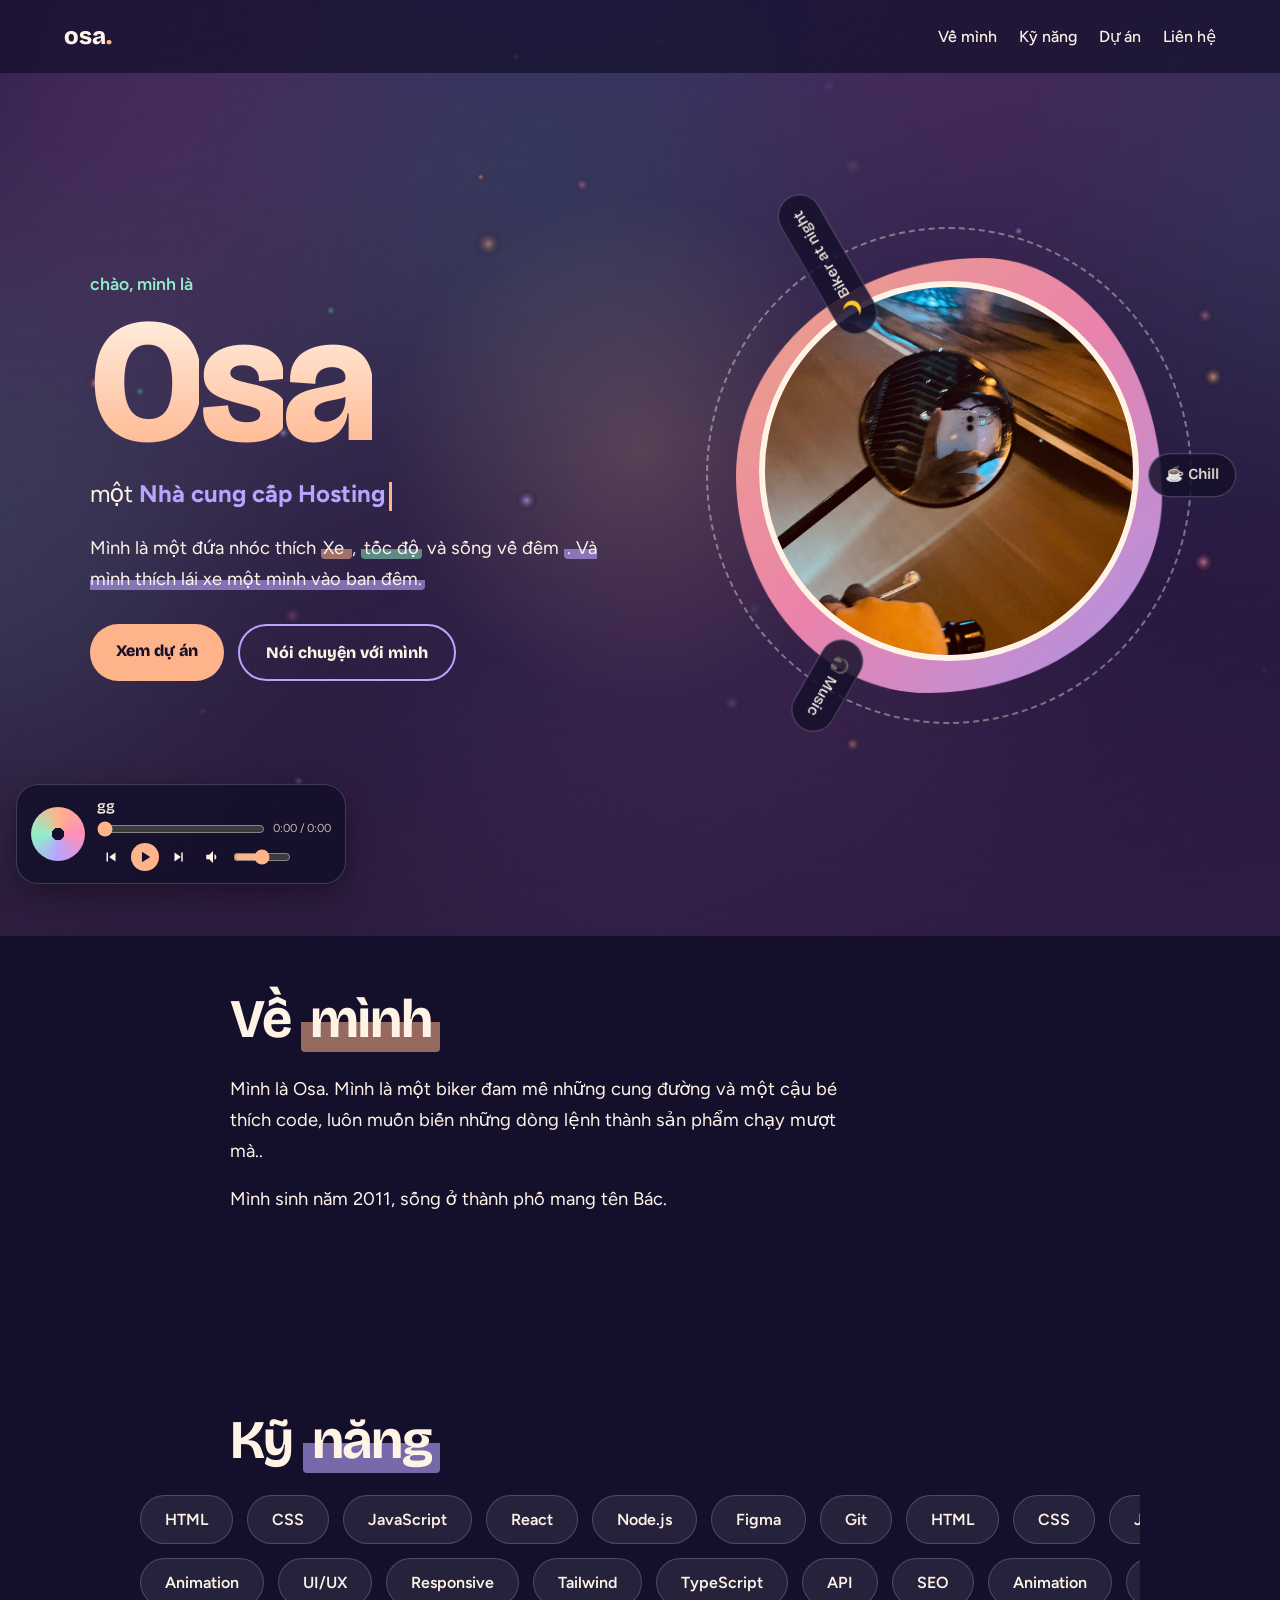
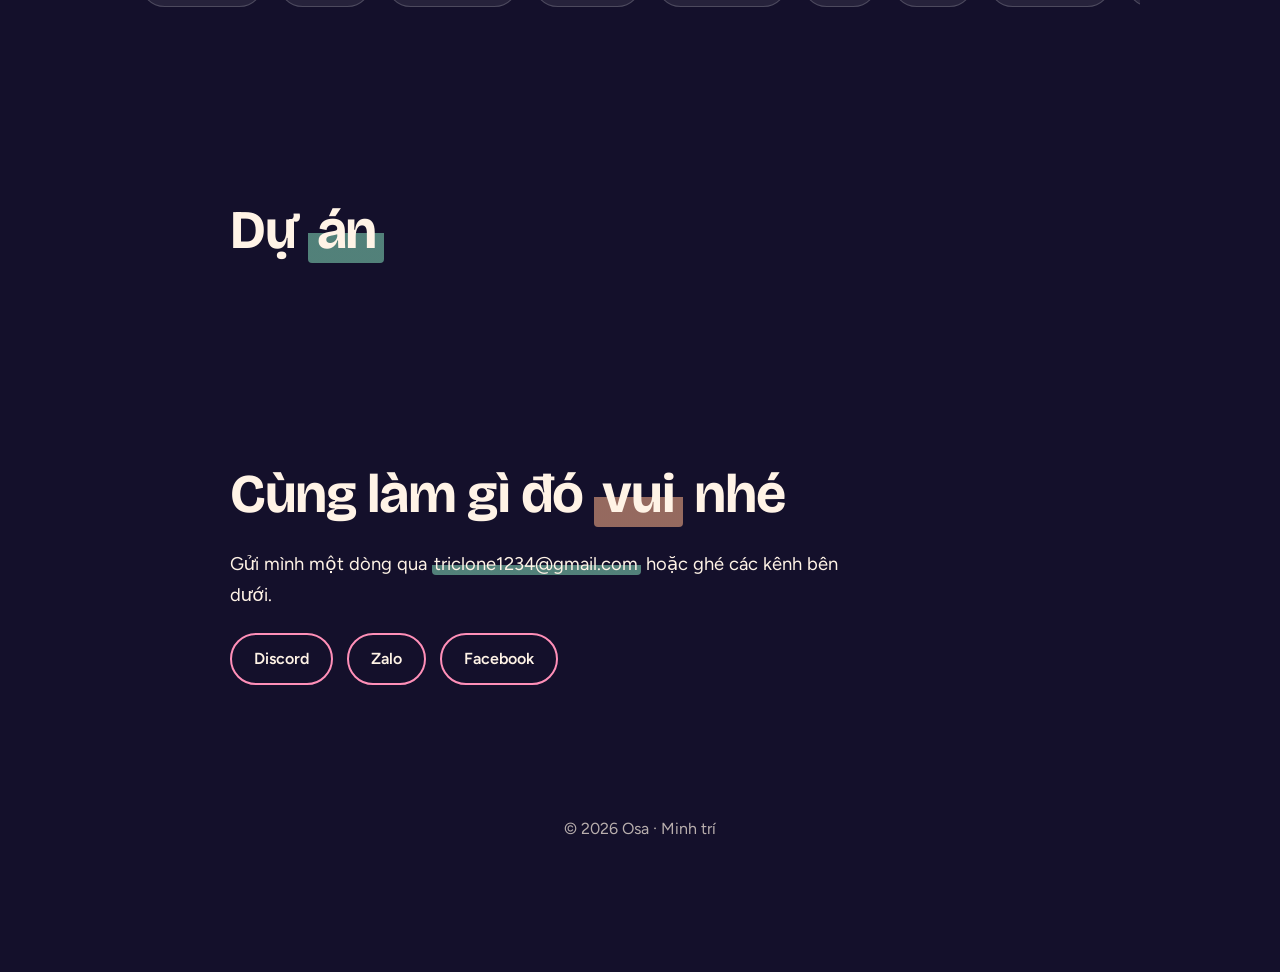
<file: index.html>
<!DOCTYPE html>
<html lang="vi">
<head>
<meta charset="UTF-8">
<meta name="viewport" content="width=device-width, initial-scale=1">
<title>Osa · Portfolio</title>
<link rel="preconnect" href="https://fonts.googleapis.com">
<link rel="preconnect" href="https://fonts.gstatic.com" crossorigin>
<link href="https://fonts.googleapis.com/css2?family=Bricolage+Grotesque:opsz,wght@12..96,500;800&family=Figtree:wght@400;500;600&display=swap" rel="stylesheet">
<link rel="stylesheet" href="css/style.css">
</head>
<body>
<!-- Đổi ảnh nền: thay file assets/background.jpg | Đổi avatar: thay file assets/avatar.png -->
<div class="bg"></div>
<div class="glow"></div>
<canvas id="fx" aria-hidden="true"></canvas>

<nav>
  <a href="#home" class="logo">osa<i>.</i></a>
  <div><a href="#about">Về mình</a><a href="#skills">Kỹ năng</a><a href="#projects">Dự án</a><a href="#contact">Liên hệ</a></div>
</nav>

<header class="hero" id="home">
  <div class="hero-text">
    <p class="hi">chào, mình là</p>
    <h1 class="name" aria-label="Osa"><span>O</span><span>s</span><span>a</span></h1>
    <p class="role">một <b id="type"></b><i class="caret"></i></p>
    <p class="lead">Mình là một đứa nhóc thích <mark class="hl">Xe </mark>, <mark class="hl h2">tốc độ</mark> và sống về đêm <mark class="hl h3">. Và mình thích lái xe một mình vào ban đêm. </mark> </p>
    <div class="cta"><a class="btn" href="#projects">Xem dự án</a><a class="btn ghost" href="#contact">Nói chuyện với mình</a></div>
  </div>
  <div class="avatar-wrap">
    <div class="blob"></div><div class="ring"></div>
    <img class="avatar" src="assets/avatar.png" alt="Ảnh đại diện của Osa">
    <div class="orbit" aria-hidden="true">
      <div class="slot" style="--a:0deg"><span class="chip">☕ Chill</span></div>
      <div class="slot" style="--a:120deg"><span class="chip">🎧 Music</span></div>
      <div class="slot" style="--a:240deg"><span class="chip">🌙 Biker at night</span></div>
    </div>
  </div>
</header>

<main>
  <section id="about" class="rv">
    <h2>Về <mark class="hl">mình</mark></h2>
    <p>Mình là Osa. Mình là một biker đam mê những cung đường và một cậu bé thích code, luôn muốn biến những dòng lệnh thành sản phẩm chạy mượt mà.</mark>.</p>
    <p>Mình sinh năm 2011, sống ở thành phố mang tên Bác.</p>
  </section>

  <section id="skills" class="rv">
    <h2>Kỹ <mark class="hl h3">năng</mark></h2>
    <div class="marquee"><div class="track">
      <span>HTML</span><span>CSS</span><span>JavaScript</span><span>React</span><span>Node.js</span><span>Figma</span><span>Git</span>
      <span>HTML</span><span>CSS</span><span>JavaScript</span><span>React</span><span>Node.js</span><span>Figma</span><span>Git</span>
    </div></div>
    <div class="marquee rev"><div class="track">
      <span>Animation</span><span>UI/UX</span><span>Responsive</span><span>Tailwind</span><span>TypeScript</span><span>API</span><span>SEO</span>
      <span>Animation</span><span>UI/UX</span><span>Responsive</span><span>Tailwind</span><span>TypeScript</span><span>API</span><span>SEO</span>
    </div></div>
  </section>

  <section id="projects" class="rv">
    <h2>Dự <mark class="hl h2">án</mark></h2>
    <div class="grid" id="projects-list"></div>
  </section>

  <section id="contact" class="rv">
    <h2>Cùng làm gì đó <mark class="hl">vui</mark> nhé</h2>
    <p>Gửi mình một dòng qua <mark class="hl h2"><a id="mail" href="#"></a></mark> hoặc ghé các kênh bên dưới.</p>
    <div class="links" id="links"></div>
  </section>
</main>

<footer>© <span id="y"></span> Osa · Minh trí</footer>
<div id="player" class="player" aria-label="Trình phát nhạc">
  <div class="disc"></div>
  <div class="pinfo">
    <div class="ptitle" id="ptitle">Đang tải nhạc...</div>
    <div class="prow"><input id="seek" type="range" min="0" max="1000" value="0" aria-label="Tua nhạc"><span id="ptime">0:00 / 0:00</span></div>
    <div class="prow ctl">
      <button id="prev" aria-label="Bài trước"><svg viewBox="0 0 24 24"><path d="M6 6h2v12H6zm3.5 6l8.5 6V6z"/></svg></button>
      <button id="play" aria-label="Phát / dừng"><svg class="i-play" viewBox="0 0 24 24"><path d="M8 5v14l11-7z"/></svg><svg class="i-pause" viewBox="0 0 24 24"><path d="M6 5h4v14H6zM14 5h4v14h-4z"/></svg></button>
      <button id="next" aria-label="Bài tiếp theo"><svg viewBox="0 0 24 24"><path d="M6 18l8.5-6L6 6v12zm9-12v12h2V6h-2z"/></svg></button>
      <button id="mute" aria-label="Tắt tiếng"><svg viewBox="0 0 24 24"><path d="M3 9v6h4l5 5V4L7 9H3zm13.5 3a4.5 4.5 0 00-2.5-4v8a4.5 4.5 0 002.5-4z"/></svg></button>
      <input id="vol" type="range" min="0" max="1" step="0.01" value="0.5" aria-label="Âm lượng">
    </div>
  </div>
  <audio id="audio" preload="metadata"></audio>
</div>
<script src="js/script.js"></script>
</body>
</html>
</file>
<file: css/style.css>
:root{
  --night:#14102b;--plum:#2a1b4d;--peach:#ffb38a;--mint:#8ff0c8;--lav:#b9a4ff;--pink:#ff8fb8;--cream:#fff3e6;
  --mx:50vw;--my:50vh;
}
*{box-sizing:border-box;margin:0;padding:0}
html{scroll-behavior:smooth}
body{font-family:'Figtree',system-ui,sans-serif;color:var(--cream);background:var(--night);line-height:1.7;overflow-x:hidden}
h1,h2,h3,.logo,.chip,.btn{font-family:'Bricolage Grotesque',sans-serif}
a{color:inherit}

/* Nền: thay assets/background.jpg */
.bg{position:fixed;inset:-4%;z-index:-3;background:linear-gradient(160deg,rgba(20,16,43,.55),rgba(42,27,77,.8)),url(../assets/background.jpg) center/cover,linear-gradient(160deg,#2a1b4d,#14102b);will-change:transform;animation:drift 30s ease-in-out infinite alternate}
@keyframes drift{to{transform:scale(1.08) translate(-1.5%,1%)}}
.glow{position:fixed;top:0;left:0;width:520px;height:520px;margin:-260px 0 0 -260px;z-index:-2;pointer-events:none;background:radial-gradient(circle,rgba(255,179,138,.2),transparent 70%);will-change:transform;transform:translate3d(50vw,50vh,0)}
#fx{position:fixed;inset:0;z-index:-1;pointer-events:none}

nav{position:fixed;top:0;left:0;right:0;z-index:10;display:flex;justify-content:space-between;align-items:center;padding:16px 5vw;background:rgba(20,16,43,.72)}
.logo{font-weight:800;font-size:1.5rem;text-decoration:none}.logo i{color:var(--peach);font-style:normal}
nav div a{margin-left:22px;text-decoration:none;font-weight:500;background:linear-gradient(var(--peach),var(--peach)) 0 100%/0 3px no-repeat;transition:background-size .3s}
nav div a:hover{background-size:100% 3px}

.hero{min-height:100vh;display:grid;grid-template-columns:1.2fr 1fr;align-items:center;gap:40px;padding:110px 7vw 60px}
.hi{color:var(--mint);font-weight:600;font-size:1.1rem}
.name{font-size:clamp(5rem,16vw,11rem);line-height:.95;font-weight:800;letter-spacing:-.04em}
.name span{display:inline-block;animation:pop 1s cubic-bezier(.3,1.6,.5,1) both;background:linear-gradient(180deg,var(--cream),var(--peach));-webkit-background-clip:text;background-clip:text;color:transparent}
.name span:nth-child(2){animation-delay:.12s}.name span:nth-child(3){animation-delay:.24s}
.name span:hover{animation:wob .6s}
@keyframes pop{from{opacity:0;transform:translateY(80px) rotate(-14deg) scale(.6)}}
@keyframes wob{30%{transform:translateY(-18px) rotate(6deg)}60%{transform:translateY(4px) rotate(-3deg)}}
.role{font-size:1.5rem;margin:8px 0 18px}.role b{color:var(--lav)}
.caret{display:inline-block;width:3px;height:1.2em;background:var(--peach);margin-left:4px;vertical-align:middle;animation:blink 1s steps(2) infinite}
@keyframes blink{50%{opacity:0}}
.lead{max-width:34rem;font-size:1.15rem}

/* Highlight kiểu bút dạ, chạy khi cuộn tới */
.hl{color:inherit;background:linear-gradient(transparent 55%,rgba(255,179,138,.55) 55%) 0 0/0% 100% no-repeat;padding:0 .15em;border-radius:4px;transition:background-size .9s cubic-bezier(.6,.1,.2,1) .3s}
.hl.h2{background-image:linear-gradient(transparent 55%,rgba(143,240,200,.5) 55%)}
.hl.h3{background-image:linear-gradient(transparent 55%,rgba(185,164,255,.6) 55%)}
.in .hl,.hero .hl{background-size:100% 100%}
.hero .hl{transition-delay:1.2s}.hero .hl.h2{transition-delay:1.6s}.hero .hl.h3{transition-delay:2s}

.cta{display:flex;gap:14px;flex-wrap:wrap;margin-top:28px}
.btn{padding:13px 26px;border-radius:99px;background:var(--peach);color:var(--night);font-weight:800;text-decoration:none;transition:transform .25s,box-shadow .25s}
.btn:hover{transform:translateY(-4px) rotate(-2deg);box-shadow:0 10px 30px rgba(255,179,138,.45)}
.btn.ghost{background:transparent;color:var(--cream);border:2px solid var(--lav)}

/* Avatar: thay assets/avatar.png */
.avatar-wrap{position:relative;--w:min(380px,80vw);width:var(--w);aspect-ratio:1;justify-self:center;will-change:transform;animation:float 6s ease-in-out infinite}
@keyframes float{50%{transform:translateY(-18px)}}
.blob{position:absolute;inset:-6%;background:linear-gradient(135deg,var(--peach),var(--pink),var(--lav));border-radius:58% 42% 55% 45%/50% 55% 45% 50%;will-change:transform;animation:morph 9s ease-in-out infinite;opacity:.9}
@keyframes morph{50%{transform:rotate(25deg) scale(1.06,.95)}}
.ring{position:absolute;inset:-14%;border:2px dashed rgba(255,243,230,.4);border-radius:50%;animation:spin 24s linear infinite}
@keyframes spin{to{transform:rotate(360deg)}}
.avatar{position:relative;width:100%;height:100%;object-fit:cover;border-radius:50%;border:6px solid var(--cream);background:var(--plum)}
.orbit{position:absolute;inset:0;will-change:transform;animation:spin 22s linear infinite}
.slot{position:absolute;top:50%;left:50%;width:0;height:0;transform:rotate(var(--a)) translateX(calc(var(--w)*.64))}
.chip{position:absolute;top:0;left:0;white-space:nowrap;padding:8px 16px;border-radius:99px;background:rgba(20,16,43,.85);border:1px solid rgba(255,255,255,.25);font-size:.95rem;font-weight:500;transform:translate(-50%,-50%);animation:unspin 22s linear infinite}
@keyframes unspin{from{transform:translate(-50%,-50%) rotate(calc(-1*var(--a)))}to{transform:translate(-50%,-50%) rotate(calc(-1*var(--a) - 360deg))}}
.avatar-wrap:hover .orbit,.avatar-wrap:hover .chip{animation-play-state:paused}

section{max-width:1000px;margin:0 auto;padding:90px 7vw}
h2{font-size:clamp(2.2rem,5vw,3.4rem);line-height:1.1;margin-bottom:24px;letter-spacing:-.02em}
section>p{max-width:40rem;font-size:1.15rem;margin-bottom:16px}
.rv{opacity:0;transform:translateY(40px);transition:opacity .8s,transform .8s}.rv.in{opacity:1;transform:none}

.marquee{overflow:hidden;margin:14px -7vw}
.track{display:flex;width:max-content;will-change:transform;animation:to-left 28s linear infinite}
.marquee.rev .track{animation-name:to-right;animation-duration:34s}.marquee:hover .track{animation-play-state:paused}
@keyframes to-left{to{transform:translateX(-50%)}}@keyframes to-right{from{transform:translateX(-50%)}to{transform:none}}
.track span{margin-right:14px;padding:10px 24px;border-radius:99px;background:rgba(255,255,255,.08);border:1px solid rgba(255,255,255,.18);font-weight:600;transition:background .25s,color .25s,transform .25s}
.track span:hover{background:var(--mint);color:var(--night);transform:scale(1.12) rotate(-3deg)}

.grid{display:grid;grid-template-columns:repeat(auto-fit,minmax(250px,1fr));gap:26px;perspective:900px}
.card{display:block;text-decoration:none;padding:18px;border-radius:26px;background:rgba(255,255,255,.07);border:1px solid rgba(255,255,255,.16);transition:transform .2s ease-out,box-shadow .3s,border-color .3s;transform-style:preserve-3d}
.card:hover{border-color:var(--c);box-shadow:0 20px 50px -10px var(--c)}
.thumb{height:150px;border-radius:18px;margin-bottom:16px;background:linear-gradient(135deg,var(--c),transparent 130%),var(--plum);position:relative;overflow:hidden}
.thumb::after{content:"";position:absolute;inset:0;background:linear-gradient(105deg,transparent 40%,rgba(255,255,255,.5) 50%,transparent 60%);transform:translateX(-120%);transition:transform .7s}
.card:hover .thumb::after{transform:translateX(120%)}
.card h3{font-size:1.25rem;margin-bottom:4px}.card p{font-size:.98rem;opacity:.85}

.links{display:flex;gap:14px;flex-wrap:wrap;margin-top:22px}
.links a{padding:10px 22px;border-radius:99px;border:2px solid var(--pink);text-decoration:none;font-weight:600;transition:background .25s,color .25s,transform .25s}
.links a:hover{background:var(--pink);color:var(--night);transform:translateY(-4px)}
#contact a[href^=mailto]{text-decoration:none}
footer{text-align:center;padding:40px 5vw 60px;opacity:.7}

.spark{position:fixed;width:8px;height:8px;border-radius:50%;pointer-events:none;z-index:20;animation:spark .8s ease-out forwards}
@keyframes spark{to{transform:translate(var(--dx),var(--dy)) scale(0);opacity:0}}

@media(max-width:800px){.hero{grid-template-columns:1fr;text-align:center;padding-top:100px}.lead{margin:0 auto}.cta{justify-content:center}.avatar-wrap{order:-1;--w:min(230px,56vw)}.chip{font-size:.8rem;padding:6px 12px}nav div a{margin-left:12px;font-size:.9rem}}

footer{padding-bottom:130px}
.player{position:fixed;left:16px;bottom:16px;z-index:15;display:flex;align-items:center;gap:12px;width:min(330px,calc(100vw - 32px));padding:12px 14px;border-radius:22px;background:rgba(20,16,43,.9);border:1px solid rgba(255,255,255,.18);box-shadow:0 10px 30px rgba(0,0,0,.35)}
.disc{flex:none;width:54px;height:54px;border-radius:50%;background:radial-gradient(circle,var(--night) 0 16%,transparent 17%),conic-gradient(var(--peach),var(--pink),var(--lav),var(--mint),var(--peach));will-change:transform;animation:spin 6s linear infinite paused}
.playing .disc{animation-play-state:running}
.pinfo{flex:1;min-width:0}
.ptitle{font:600 .92rem 'Bricolage Grotesque',sans-serif;white-space:nowrap;overflow:hidden;text-overflow:ellipsis}
.prow{display:flex;align-items:center;gap:8px;margin-top:4px}
.ctl{gap:6px}
.prow input[type=range]{accent-color:var(--peach);min-width:0;height:14px}
#seek{flex:1}#vol{width:58px}
#ptime{font-size:.72rem;opacity:.75;white-space:nowrap}
.player button{all:unset;cursor:pointer;display:grid;place-items:center;width:28px;height:28px;border-radius:50%;transition:background .2s,transform .2s}
.player button:hover{background:rgba(255,255,255,.14);transform:scale(1.12)}
.player button:focus-visible{outline:2px solid var(--mint)}
.player svg{width:18px;height:18px;fill:var(--cream)}
#play{background:var(--peach)}#play:hover{background:var(--peach)}#play svg{fill:var(--night)}
#play .i-pause{display:none}.playing #play .i-pause{display:block}.playing #play .i-play{display:none}
.muted #mute{opacity:.4}
</file>
